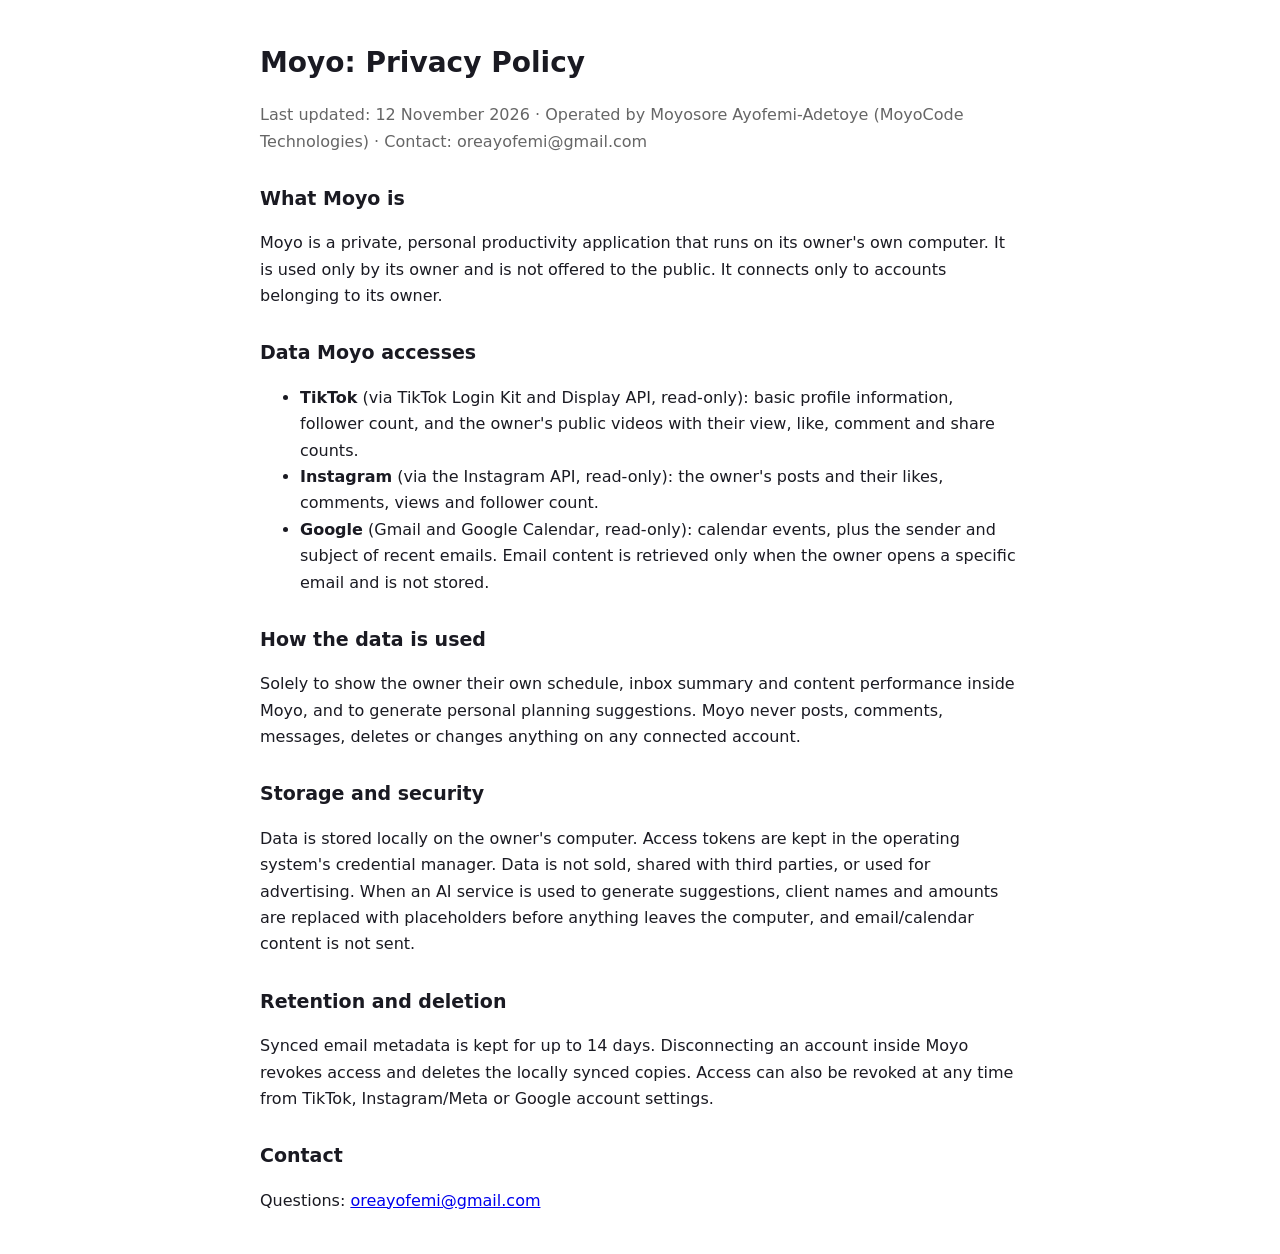
<file: docs/legal/privacy.html>
<!doctype html>
<html lang="en">
<head>
<meta charset="utf-8">
<meta name="viewport" content="width=device-width, initial-scale=1">
<title>Moyo: Privacy Policy</title>
<style>
  body { font: 16px/1.65 system-ui, "Segoe UI", sans-serif; max-width: 760px; margin: 40px auto; padding: 0 20px; color: #1a1a22; background: #fff; }
  h1 { font-size: 28px; margin-bottom: 4px; } h2 { font-size: 19px; margin-top: 28px; } .muted { color: #666; }
</style>
</head>
<body>
<h1>Moyo: Privacy Policy</h1>
<p class="muted">Last updated: 12 November 2026 · Operated by Moyosore Ayofemi-Adetoye (MoyoCode Technologies) · Contact: oreayofemi@gmail.com</p>

<h2>What Moyo is</h2>
<p>Moyo is a private, personal productivity application that runs on its owner's own computer. It is used only by its
owner and is not offered to the public. It connects only to accounts belonging to its owner.</p>

<h2>Data Moyo accesses</h2>
<ul>
  <li><b>TikTok</b> (via TikTok Login Kit and Display API, read-only): basic profile information, follower count, and
      the owner's public videos with their view, like, comment and share counts.</li>
  <li><b>Instagram</b> (via the Instagram API, read-only): the owner's posts and their likes, comments, views and follower count.</li>
  <li><b>Google</b> (Gmail and Google Calendar, read-only): calendar events, plus the sender and subject of recent emails.
      Email content is retrieved only when the owner opens a specific email and is not stored.</li>
</ul>

<h2>How the data is used</h2>
<p>Solely to show the owner their own schedule, inbox summary and content performance inside Moyo, and to generate
personal planning suggestions. Moyo never posts, comments, messages, deletes or changes anything on any connected account.</p>

<h2>Storage and security</h2>
<p>Data is stored locally on the owner's computer. Access tokens are kept in the operating system's credential manager.
Data is not sold, shared with third parties, or used for advertising. When an AI service is used to generate suggestions,
client names and amounts are replaced with placeholders before anything leaves the computer, and email/calendar content is not sent.</p>

<h2>Retention and deletion</h2>
<p>Synced email metadata is kept for up to 14 days. Disconnecting an account inside Moyo revokes access and deletes the
locally synced copies. Access can also be revoked at any time from TikTok, Instagram/Meta or Google account settings.</p>

<h2>Contact</h2>
<p>Questions: <a href="mailto:oreayofemi@gmail.com">oreayofemi@gmail.com</a></p>
</body>
</html>
</file>
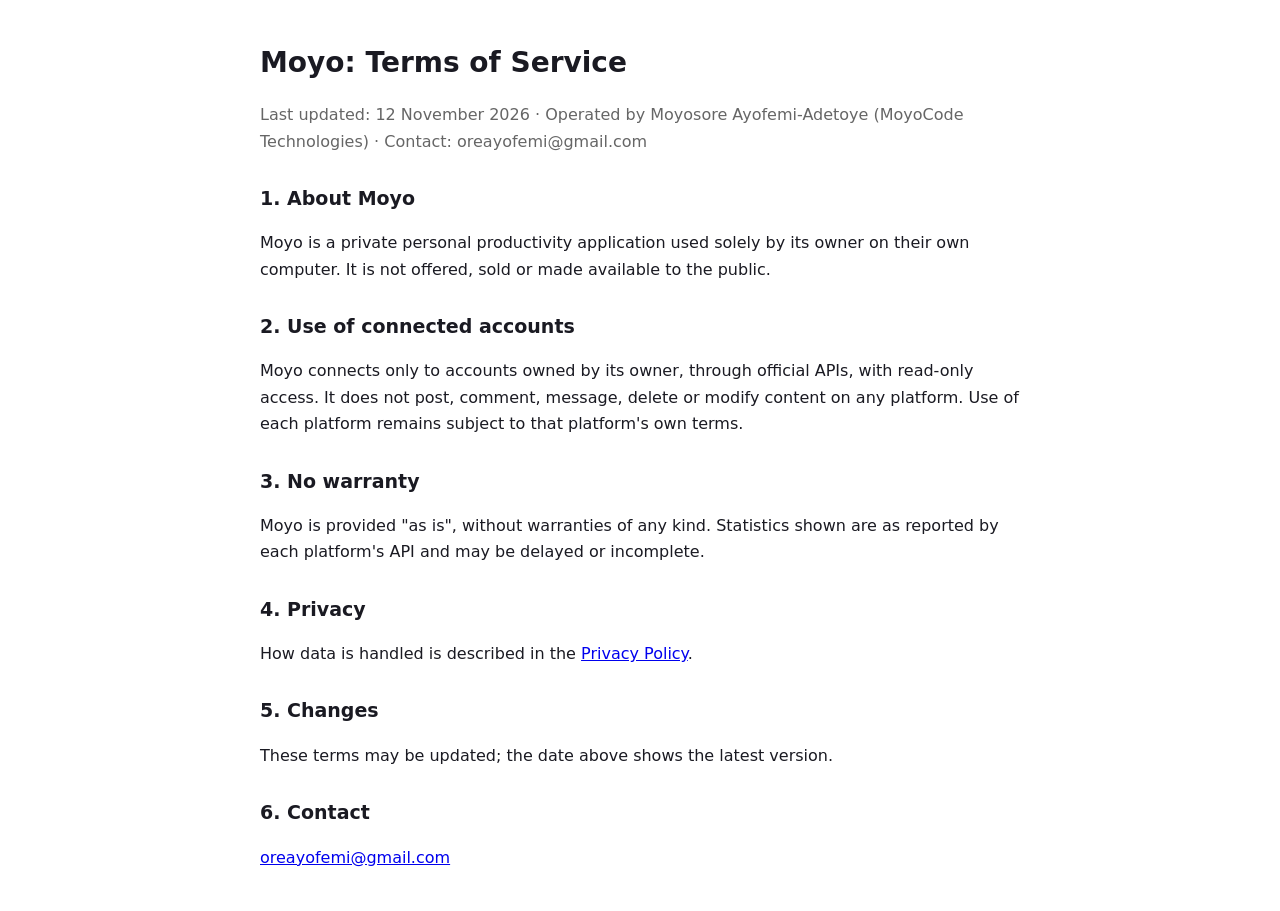
<file: docs/legal/terms.html>
<!doctype html>
<html lang="en">
<head>
<meta charset="utf-8">
<meta name="viewport" content="width=device-width, initial-scale=1">
<title>Moyo: Terms of Service</title>
<style>
  body { font: 16px/1.65 system-ui, "Segoe UI", sans-serif; max-width: 760px; margin: 40px auto; padding: 0 20px; color: #1a1a22; background: #fff; }
  h1 { font-size: 28px; margin-bottom: 4px; } h2 { font-size: 19px; margin-top: 28px; } .muted { color: #666; }
</style>
</head>
<body>
<h1>Moyo: Terms of Service</h1>
<p class="muted">Last updated: 12 November 2026 · Operated by Moyosore Ayofemi-Adetoye (MoyoCode Technologies) · Contact: oreayofemi@gmail.com</p>

<h2>1. About Moyo</h2>
<p>Moyo is a private personal productivity application used solely by its owner on their own computer. It is not
offered, sold or made available to the public.</p>

<h2>2. Use of connected accounts</h2>
<p>Moyo connects only to accounts owned by its owner, through official APIs, with read-only access. It does not post,
comment, message, delete or modify content on any platform. Use of each platform remains subject to that platform's own terms.</p>

<h2>3. No warranty</h2>
<p>Moyo is provided "as is", without warranties of any kind. Statistics shown are as reported by each platform's API and may be delayed or incomplete.</p>

<h2>4. Privacy</h2>
<p>How data is handled is described in the <a href="privacy.html">Privacy Policy</a>.</p>

<h2>5. Changes</h2>
<p>These terms may be updated; the date above shows the latest version.</p>

<h2>6. Contact</h2>
<p><a href="mailto:oreayofemi@gmail.com">oreayofemi@gmail.com</a></p>
</body>
</html>
</file>
